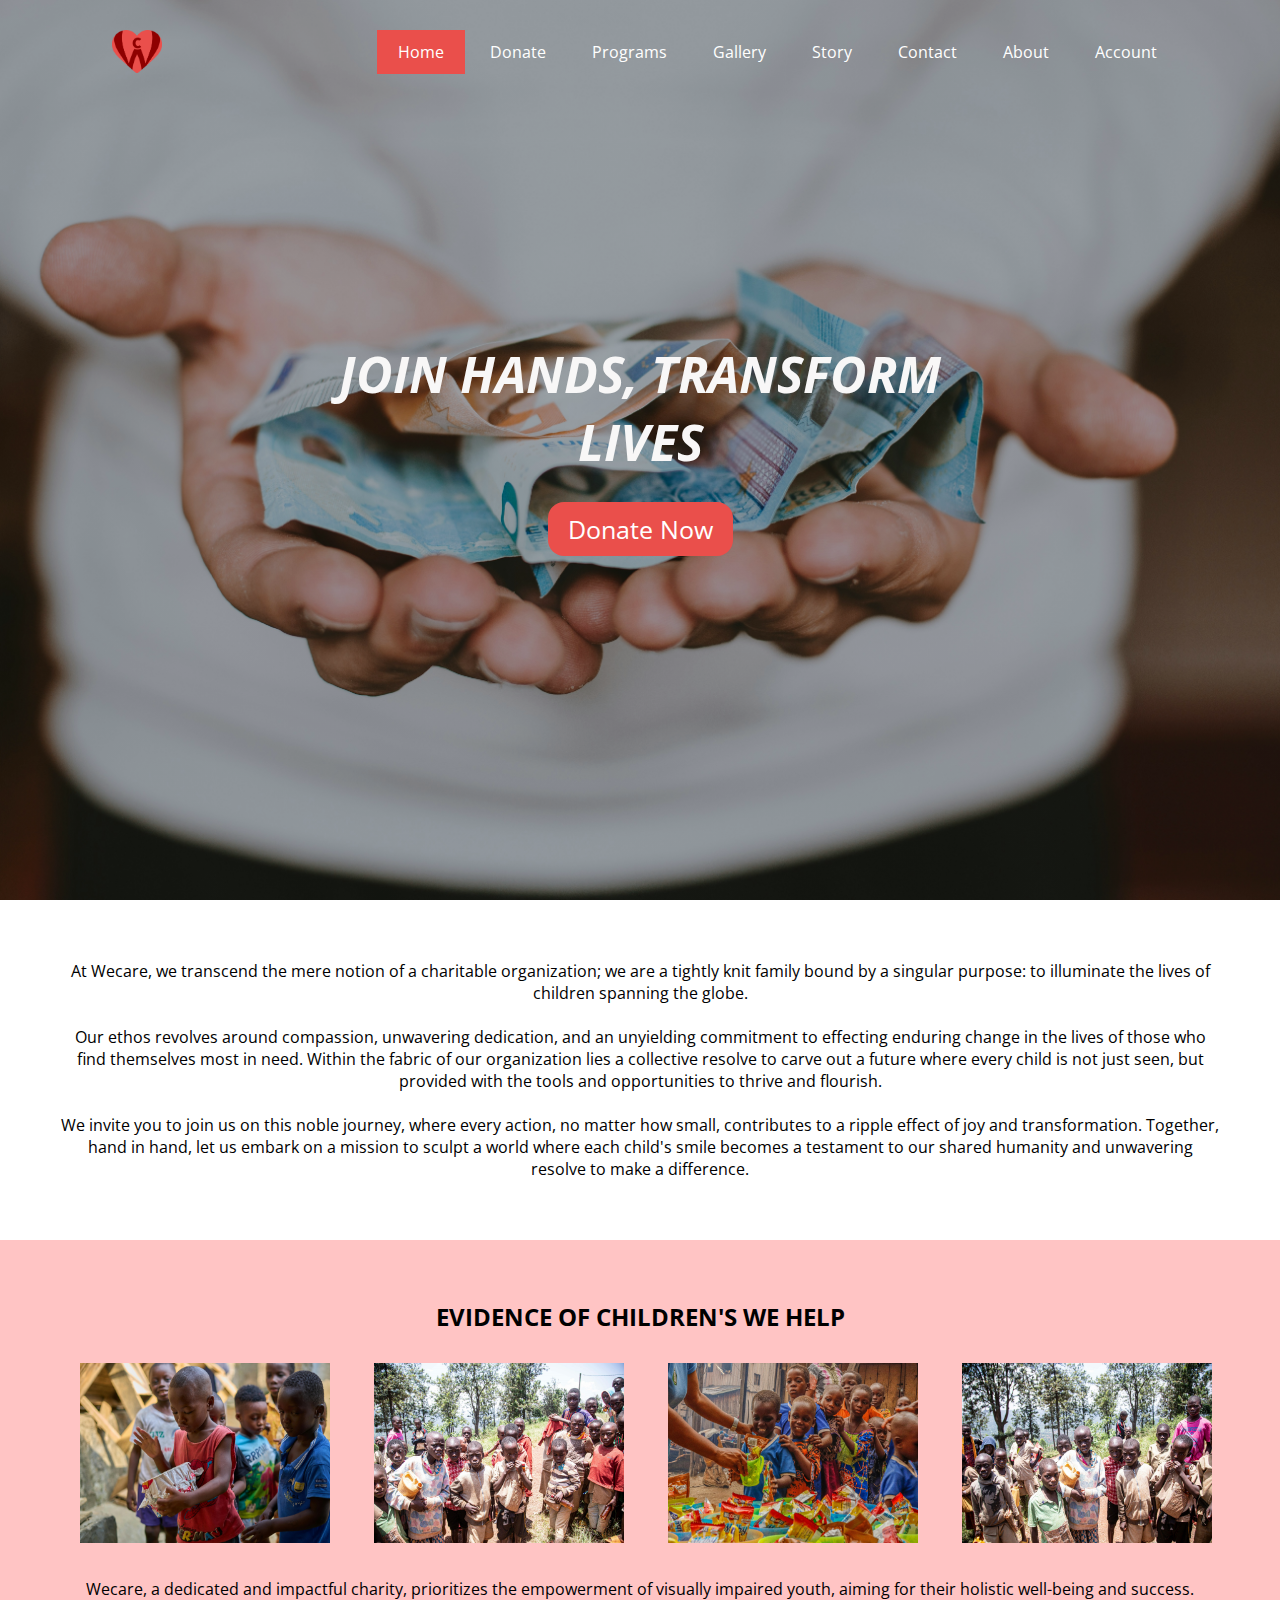
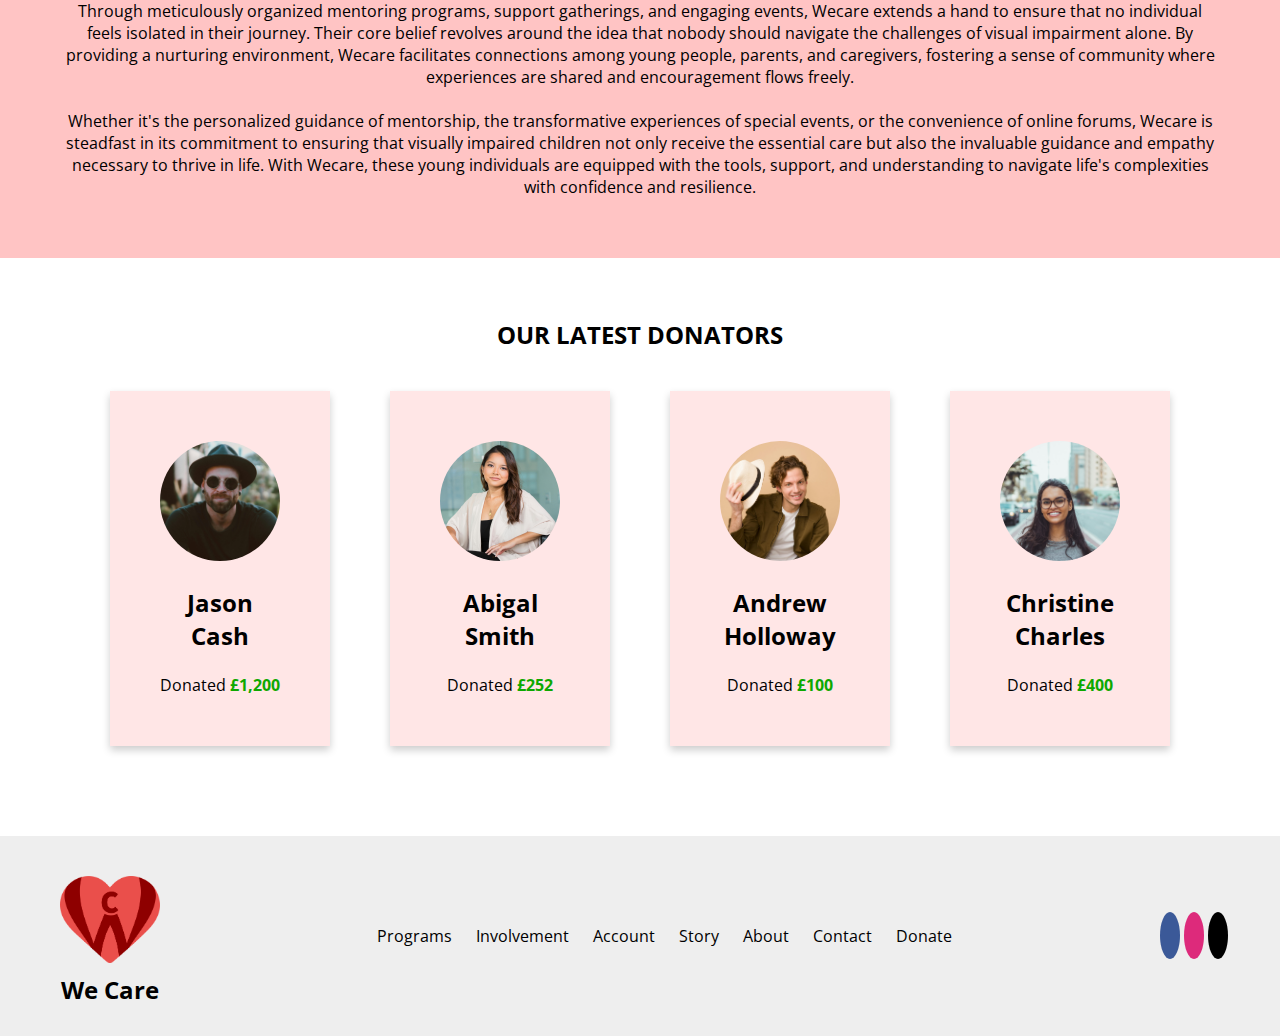
<file: index.html>
<!DOCTYPE html>
<html lang="en">
<head>
    <title>We Care</title>
    <link rel="icon" href="img/favicon.png" type="image/png">
    <link rel="stylesheet" type="text/css" href="style.css">
    <link rel="preconnect" href="https://fonts.googleapis.com">
    <link rel="preconnect" href="https://fonts.gstatic.com" crossorigin>
    <link rel="stylesheet" href="https://cdnjs.cloudflare.com/ajax/libs/font-awesome/6.5.2/css/all.min.css" integrity="sha512-SnH5WK+bZxgPHs44uWIX+LLJAJ9/2PkPKZ5QiAj6Ta86w+fsb2TkcmfRyVX3pBnMFcV7oQPJkl9QevSCWr3W6A==" crossorigin="anonymous" referrerpolicy="no-referrer" />
    <link href="https://fonts.googleapis.com/css2?family=Basic&family=Lato:ital,wght@0,100;0,300;0,400;0,700;0,900;1,100;1,300;1,400;1,700;1,900&family=Montserrat:ital,wght@0,100..900;1,100..900&family=Nunito+Sans:ital,opsz,wght@0,6..12,200..1000;1,6..12,200..1000&family=Open+Sans:ital,wght@0,300..800;1,300..800&family=Poppins:ital,wght@0,100;0,200;0,300;0,400;0,500;0,600;0,700;0,800;0,900;1,100;1,200;1,300;1,400;1,500;1,600;1,700;1,800;1,900&family=Roboto:ital,wght@0,100;0,300;0,400;0,500;0,700;0,900;1,100;1,300;1,400;1,500;1,700;1,900&display=swap" rel="stylesheet">
</head>
<body>
    <nav class="topnav" id="topNav">
        <div class="nav-logo">
            <a href="index.html"><img src="img/logo.png" alt="Logo" id="logo"></a>
        </div>
        <ul class="menu-items" id="menu-items">
            <li class="active"><a href="index.html">Home</a></li>
            <li><a href="donate.html">Donate</a></li>
            <li><a href="programs.html">Programs</a></li>
            <li><a href="gallery.html">Gallery</a></li>
            <li><a href="story.html">Story</a></li>
            <li><a href="contact.html">Contact</a></li>
            <li><a href="about.html">About</a></li>
            <li><a href="account.html">Account</a></li>
        </ul>
        <div class="menu-icon" onclick="responsiveNav()">
            <i class="fa-solid fa-bars"></i>
        </div>
    </nav>

    <div class="home-background"></div>

    <div class="call2action">
        <h1>JOIN HANDS, TRANSFORM LIVES</h1>
        <br>
        <a href="donate.html">
            <button>Donate Now</button>
        </a>
    </div>
    
    <p class="intro-section">
        At Wecare, we transcend the mere notion of a charitable organization; we are a tightly knit family bound by a singular purpose: to illuminate the lives of children spanning the globe.<br><br>Our ethos revolves around compassion, unwavering dedication, and an unyielding commitment to effecting enduring change in the lives of those who find themselves most in need. Within the fabric of our organization lies a collective resolve to carve out a future where every child is not just seen, but provided with the tools and opportunities to thrive and flourish.<br><br>We invite you to join us on this noble journey, where every action, no matter how small, contributes to a ripple effect of joy and transformation. Together, hand in hand, let us embark on a mission to sculpt a world where each child's smile becomes a testament to our shared humanity and unwavering resolve to make a difference.
    </p>

    <div class="evidence-section">
        <h2>EVIDENCE OF CHILDREN'S WE HELP</h2> 
        <div class="image-container">
            <img src="img/img1.jpg" alt="image1.jpg" width="250" height="180">
            <img src="img/img2.jpg" alt="image2.jpg" width="250" height="180">
            <img src="img/img3.jpg" alt="image3.jpg" width="250" height="180">
            <img src="img/img4.jpg" alt="image4.jpg" width="250" height="180"> 
        </div>
        <p>
            Wecare, a dedicated and impactful charity, prioritizes the empowerment of visually impaired youth, aiming for their holistic well-being and success. Through meticulously organized mentoring programs, support gatherings, and engaging events, Wecare extends a hand to ensure that no individual feels isolated in their journey. Their core belief revolves around the idea that nobody should navigate the challenges of visual impairment alone. By providing a nurturing environment, Wecare facilitates connections among young people, parents, and caregivers, fostering a sense of community where experiences are shared and encouragement flows freely.
            <br><br>
            Whether it's the personalized guidance of mentorship, the transformative experiences of special events, or the convenience of online forums, Wecare is steadfast in its commitment to ensuring that visually impaired children not only receive the essential care but also the invaluable guidance and empathy necessary to thrive in life. With Wecare, these young individuals are equipped with the tools, support, and understanding to navigate life's complexities with confidence and resilience.
        </p>
    </div>

    <div class="donations">
        <h2>OUR LATEST DONATORS</h2>
        <div class="cards">
        <div class="card">
            <img src="img/person1.jpg" alt="Jason Cash">
            <h2>Jason<br>Cash</h2>
            <br>
            <p>Donated <b>£1,200</b></p>
        </div>
        <div class="card">
            <img src="img/person2.jpg" alt="Abigal Smith">
            <h2>Abigal<br>Smith</h2>
            <br>
            <p>Donated <b>£252</b></p>
        </div>
        <div class="card">
            <img src="img/person3.jpg" alt="Andrew Holloway">
            <h2>Andrew<br>Holloway</h2>
            <br>
            <p>Donated <b>£100</b></p>
        </div>
        <div class="card">
            <img src="img/person4.jpg" alt="Christine Charles">
            <h2>Christine<br>Charles</h2>
            <br>
            <p>Donated <b>£400</b></p>
        </div>
        </div>
    </div>

    <footer>
        <div class="footer-container">
            <div class="logo">
                <a href="index.html"><img src="img/logo.png" alt="Logo"></a>
                <a href="index.html"><h2>We Care</h2></a>
            </div>
            <div class="learn-more">
                <ul>
                    <li><a href="programs.html">Programs</a></li>
                    <li><a href="involvement.html">Involvement</a></li>
                    <li><a href="account.html">Account</a></li>
                    <li><a href="story.html">Story</a></li>
                    <li><a href="about.html">About</a></li>
                    <li><a href="contact.html">Contact</a></li>
                    <li><a href="donate.html">Donate</a></li>
                </ul>
            </div>
            <div class="contact-us">
                <a href="https://www.facebook.com"><i class="fa-brands fa-facebook-f"></i></a>
                <a href="https://www.instagram.com"><i class="fa-brands fa-instagram"></i></a>
                <a href="https://www.twitter.com"><i class="fa-brands fa-x-twitter"></i></a>
            </div>
        </div>
    </footer>
    <script src="script.js"></script>
</body>
</html>
</file>
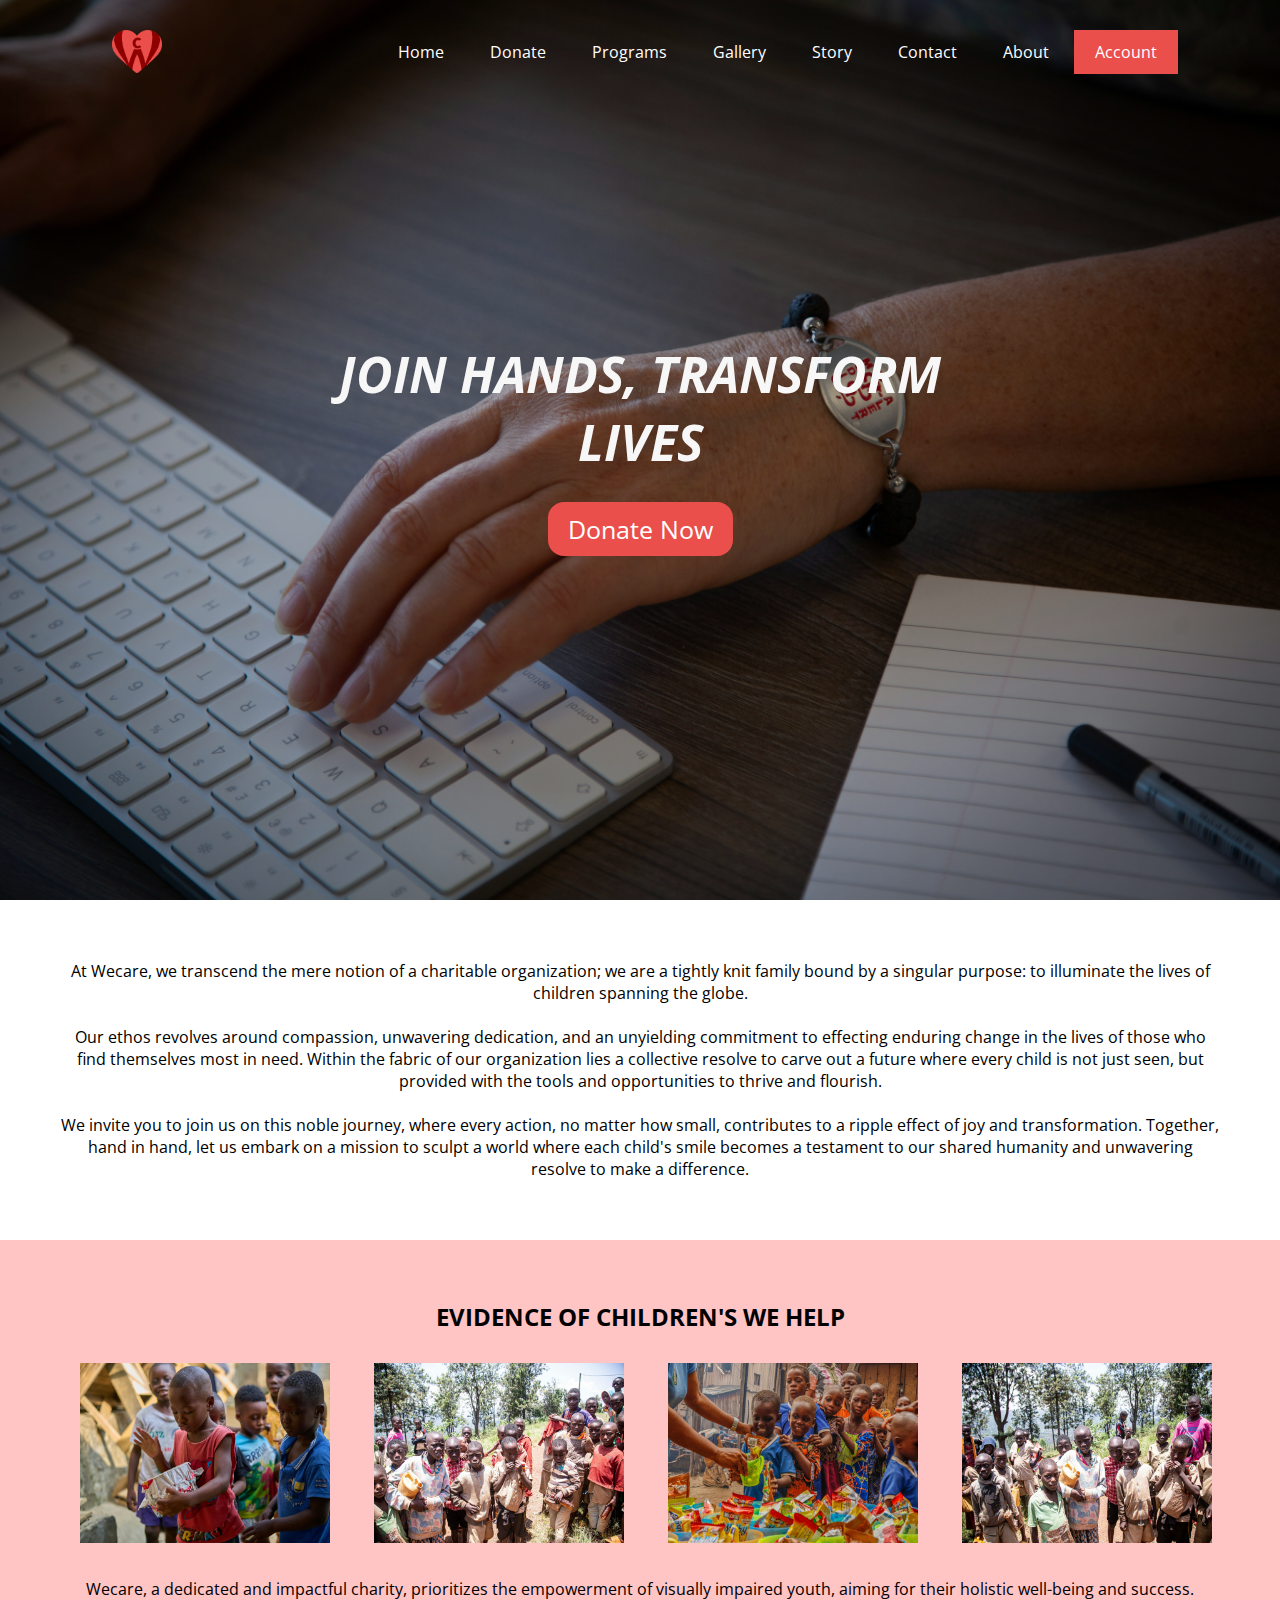
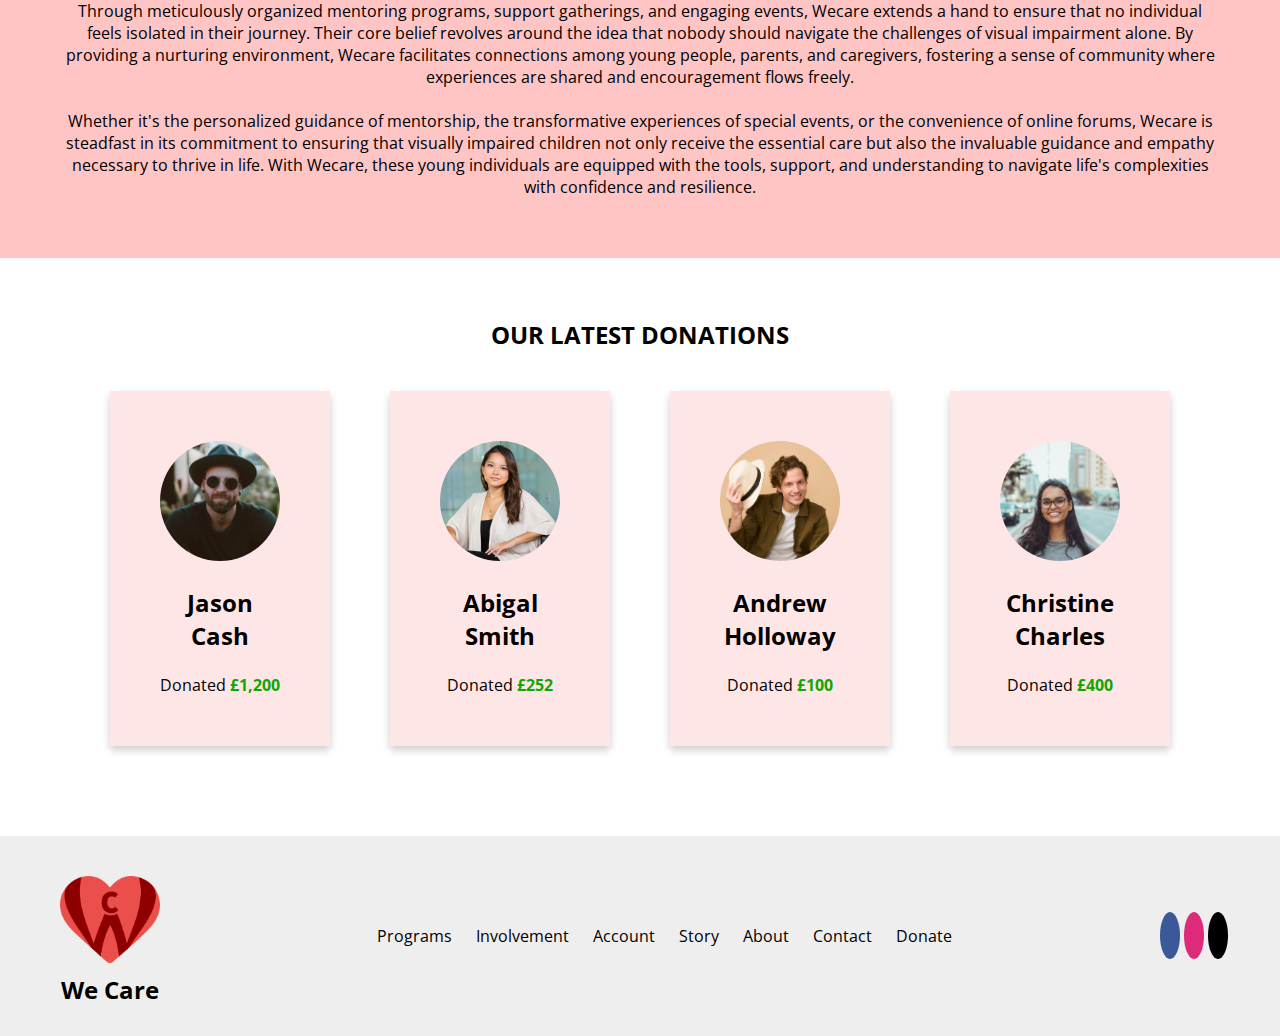
<file: account.html>
<!DOCTYPE html>
<html lang="en">
<head>
    <title>We Care</title>
    <link rel="icon" href="img/favicon.png" type="image/png">
    <link rel="stylesheet" type="text/css" href="style.css">
    <link rel="preconnect" href="https://fonts.googleapis.com">
    <link rel="preconnect" href="https://fonts.gstatic.com" crossorigin>
    <link rel="stylesheet" href="https://cdnjs.cloudflare.com/ajax/libs/font-awesome/6.5.2/css/all.min.css" integrity="sha512-SnH5WK+bZxgPHs44uWIX+LLJAJ9/2PkPKZ5QiAj6Ta86w+fsb2TkcmfRyVX3pBnMFcV7oQPJkl9QevSCWr3W6A==" crossorigin="anonymous" referrerpolicy="no-referrer" />
    <link href="https://fonts.googleapis.com/css2?family=Basic&family=Lato:ital,wght@0,100;0,300;0,400;0,700;0,900;1,100;1,300;1,400;1,700;1,900&family=Montserrat:ital,wght@0,100..900;1,100..900&family=Nunito+Sans:ital,opsz,wght@0,6..12,200..1000;1,6..12,200..1000&family=Open+Sans:ital,wght@0,300..800;1,300..800&family=Poppins:ital,wght@0,100;0,200;0,300;0,400;0,500;0,600;0,700;0,800;0,900;1,100;1,200;1,300;1,400;1,500;1,600;1,700;1,800;1,900&family=Roboto:ital,wght@0,100;0,300;0,400;0,500;0,700;0,900;1,100;1,300;1,400;1,500;1,700;1,900&display=swap" rel="stylesheet">
</head>
<body>
    <nav class="topnav" id="topNav">
        <div class="nav-logo">
            <a href="index.html"><img src="img/logo.png" alt="Logo" id="logo"></a>
        </div>
        <ul class="menu-items" id="menu-items">
            <li><a href="index.html">Home</a></li>
            <li><a href="donate.html">Donate</a></li>
            <li><a href="programs.html">Programs</a></li>
            <li><a href="gallery.html">Gallery</a></li>
            <li><a href="story.html">Story</a></li>
            <li><a href="contact.html">Contact</a></li>
            <li><a href="about.html">About</a></li>
            <li class="active"><a href="account.html">Account</a></li>
        </ul>
        <div class="menu-icon" onclick="responsiveNav()">
            <i class="fa-solid fa-bars"></i>
        </div>
    </nav>

    <div class="account-background"></div>

    <div class="call2action">
        <h1>JOIN HANDS, TRANSFORM LIVES</h1>
        <br>
        <button>Donate Now</button>
    </div>
    
    <p class="intro-section">
        At Wecare, we transcend the mere notion of a charitable organization; we are a tightly knit family bound by a singular purpose: to illuminate the lives of children spanning the globe.<br><br>Our ethos revolves around compassion, unwavering dedication, and an unyielding commitment to effecting enduring change in the lives of those who find themselves most in need. Within the fabric of our organization lies a collective resolve to carve out a future where every child is not just seen, but provided with the tools and opportunities to thrive and flourish.<br><br>We invite you to join us on this noble journey, where every action, no matter how small, contributes to a ripple effect of joy and transformation. Together, hand in hand, let us embark on a mission to sculpt a world where each child's smile becomes a testament to our shared humanity and unwavering resolve to make a difference.
    </p>

    <div class="evidence-section">
        <h2>EVIDENCE OF CHILDREN'S WE HELP</h2> 
        <div class="image-container">
            <img src="img/img1.jpg" alt="image1.jpg" width="250" height="180">
            <img src="img/img2.jpg" alt="image2.jpg" width="250" height="180">
            <img src="img/img3.jpg" alt="image3.jpg" width="250" height="180">
            <img src="img/img4.jpg" alt="image4.jpg" width="250" height="180"> 
        </div>
        <p>
            Wecare, a dedicated and impactful charity, prioritizes the empowerment of visually impaired youth, aiming for their holistic well-being and success. Through meticulously organized mentoring programs, support gatherings, and engaging events, Wecare extends a hand to ensure that no individual feels isolated in their journey. Their core belief revolves around the idea that nobody should navigate the challenges of visual impairment alone. By providing a nurturing environment, Wecare facilitates connections among young people, parents, and caregivers, fostering a sense of community where experiences are shared and encouragement flows freely.
            <br><br>
            Whether it's the personalized guidance of mentorship, the transformative experiences of special events, or the convenience of online forums, Wecare is steadfast in its commitment to ensuring that visually impaired children not only receive the essential care but also the invaluable guidance and empathy necessary to thrive in life. With Wecare, these young individuals are equipped with the tools, support, and understanding to navigate life's complexities with confidence and resilience.
        </p>
    </div>

    <div class="donations">
        <h2>OUR LATEST DONATIONS</h2>
        <div class="cards">
        <div class="card">
            <img src="img/person1.jpg" alt="Jason Cash">
            <h2>Jason<br>Cash</h2>
            <br>
            <p>Donated <b>£1,200</b></p>
        </div>
        <div class="card">
            <img src="img/person2.jpg" alt="Abigal Smith">
            <h2>Abigal<br>Smith</h2>
            <br>
            <p>Donated <b>£252</b></p>
        </div>
        <div class="card">
            <img src="img/person3.jpg" alt="Andrew Holloway">
            <h2>Andrew<br>Holloway</h2>
            <br>
            <p>Donated <b>£100</b></p>
        </div>
        <div class="card">
            <img src="img/person4.jpg" alt="Christine Charles">
            <h2>Christine<br>Charles</h2>
            <br>
            <p>Donated <b>£400</b></p>
        </div>
        </div>
    </div>

    <footer>
        <div class="footer-container">
            <div class="logo">
                <a href="index.html"><img src="img/logo.png" alt="Logo"></a>
                <a href="index.html"><h2>We Care</h2></a>
            </div>
            <div class="learn-more">
                <ul>
                    <li><a href="programs.html">Programs</a></li>
                    <li><a href="involvement.html">Involvement</a></li>
                    <li><a href="account.html">Account</a></li>
                    <li><a href="story.html">Story</a></li>
                    <li><a href="about.html">About</a></li>
                    <li><a href="contact.html">Contact</a></li>
                    <li><a href="donate.html">Donate</a></li>
                </ul>
            </div>
            <div class="contact-us">
                <a href="https://www.facebook.com"><i class="fa-brands fa-facebook-f"></i></a>
                <a href="https://www.instagram.com"><i class="fa-brands fa-instagram"></i></a>
                <a href="https://www.twitter.com"><i class="fa-brands fa-x-twitter"></i></a>
            </div>
        </div>
    </footer>
    <script src="script.js"></script>
</body>
</html>
</file>
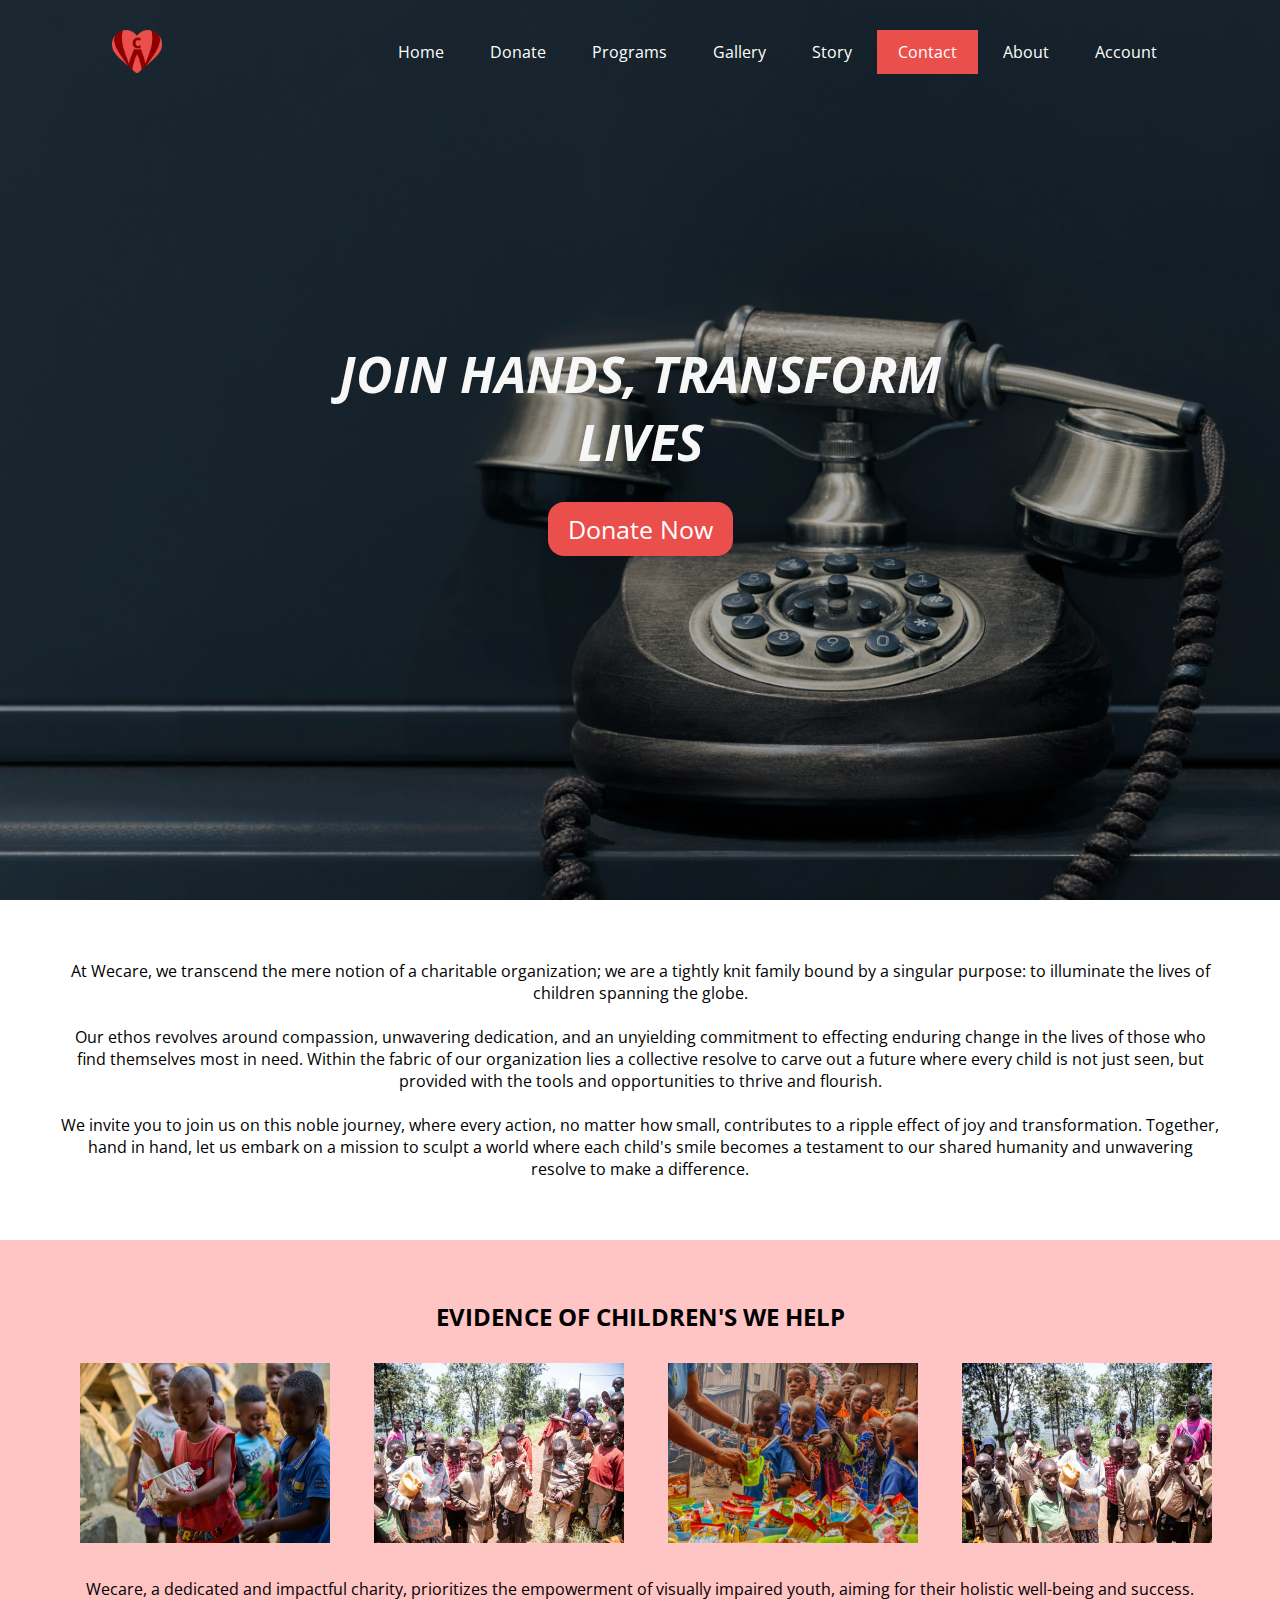
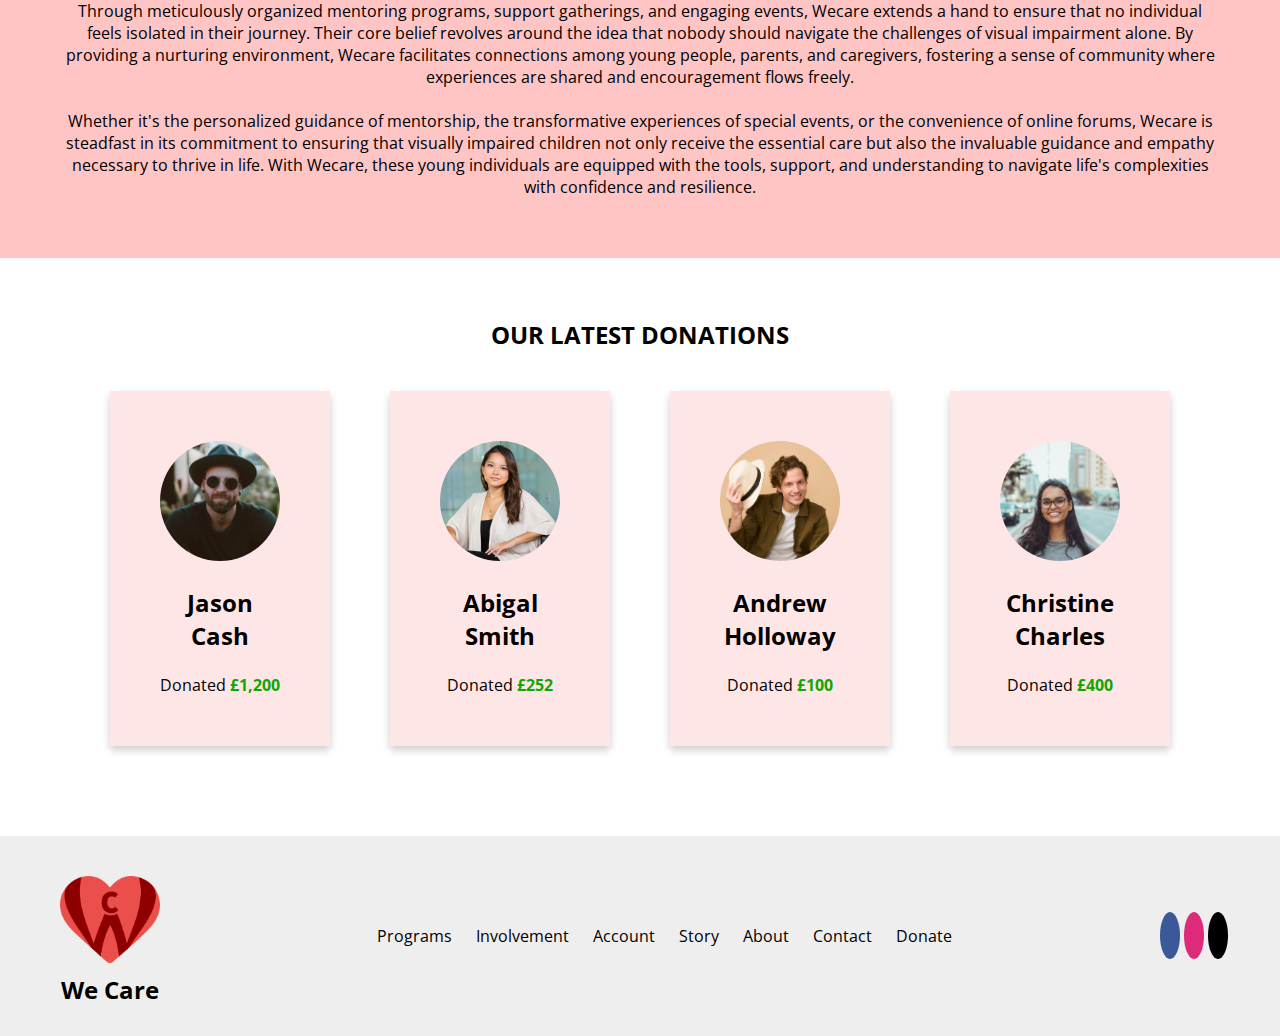
<file: contact.html>
<!DOCTYPE html>
<html lang="en">
<head>
    <title>We Care</title>
    <link rel="icon" href="img/favicon.png" type="image/png">
    <link rel="stylesheet" type="text/css" href="style.css">
    <link rel="preconnect" href="https://fonts.googleapis.com">
    <link rel="preconnect" href="https://fonts.gstatic.com" crossorigin>
    <link rel="stylesheet" href="https://cdnjs.cloudflare.com/ajax/libs/font-awesome/6.5.2/css/all.min.css" integrity="sha512-SnH5WK+bZxgPHs44uWIX+LLJAJ9/2PkPKZ5QiAj6Ta86w+fsb2TkcmfRyVX3pBnMFcV7oQPJkl9QevSCWr3W6A==" crossorigin="anonymous" referrerpolicy="no-referrer" />
    <link href="https://fonts.googleapis.com/css2?family=Basic&family=Lato:ital,wght@0,100;0,300;0,400;0,700;0,900;1,100;1,300;1,400;1,700;1,900&family=Montserrat:ital,wght@0,100..900;1,100..900&family=Nunito+Sans:ital,opsz,wght@0,6..12,200..1000;1,6..12,200..1000&family=Open+Sans:ital,wght@0,300..800;1,300..800&family=Poppins:ital,wght@0,100;0,200;0,300;0,400;0,500;0,600;0,700;0,800;0,900;1,100;1,200;1,300;1,400;1,500;1,600;1,700;1,800;1,900&family=Roboto:ital,wght@0,100;0,300;0,400;0,500;0,700;0,900;1,100;1,300;1,400;1,500;1,700;1,900&display=swap" rel="stylesheet">
</head>
<body>
    <nav class="topnav" id="topNav">
        <div class="nav-logo">
            <a href="index.html"><img src="img/logo.png" alt="Logo" id="logo"></a>
        </div>
        <ul class="menu-items" id="menu-items">
            <li><a href="index.html">Home</a></li>
            <li><a href="donate.html">Donate</a></li>
            <li><a href="programs.html">Programs</a></li>
            <li><a href="gallery.html">Gallery</a></li>
            <li><a href="story.html">Story</a></li>
            <li class="active"><a href="contact.html">Contact</a></li>
            <li><a href="about.html">About</a></li>
            <li><a href="account.html">Account</a></li>
        </ul>
        <div class="menu-icon" onclick="responsiveNav()">
            <i class="fa-solid fa-bars"></i>
        </div>
    </nav>

    <div class="contact-background"></div>

    <div class="call2action">
        <h1>JOIN HANDS, TRANSFORM LIVES</h1>
        <br>
        <button>Donate Now</button>
    </div>
    
    <p class="intro-section">
        At Wecare, we transcend the mere notion of a charitable organization; we are a tightly knit family bound by a singular purpose: to illuminate the lives of children spanning the globe.<br><br>Our ethos revolves around compassion, unwavering dedication, and an unyielding commitment to effecting enduring change in the lives of those who find themselves most in need. Within the fabric of our organization lies a collective resolve to carve out a future where every child is not just seen, but provided with the tools and opportunities to thrive and flourish.<br><br>We invite you to join us on this noble journey, where every action, no matter how small, contributes to a ripple effect of joy and transformation. Together, hand in hand, let us embark on a mission to sculpt a world where each child's smile becomes a testament to our shared humanity and unwavering resolve to make a difference.
    </p>

    <div class="evidence-section">
        <h2>EVIDENCE OF CHILDREN'S WE HELP</h2> 
        <div class="image-container">
            <img src="img/img1.jpg" alt="image1.jpg" width="250" height="180">
            <img src="img/img2.jpg" alt="image2.jpg" width="250" height="180">
            <img src="img/img3.jpg" alt="image3.jpg" width="250" height="180">
            <img src="img/img4.jpg" alt="image4.jpg" width="250" height="180"> 
        </div>
        <p>
            Wecare, a dedicated and impactful charity, prioritizes the empowerment of visually impaired youth, aiming for their holistic well-being and success. Through meticulously organized mentoring programs, support gatherings, and engaging events, Wecare extends a hand to ensure that no individual feels isolated in their journey. Their core belief revolves around the idea that nobody should navigate the challenges of visual impairment alone. By providing a nurturing environment, Wecare facilitates connections among young people, parents, and caregivers, fostering a sense of community where experiences are shared and encouragement flows freely.
            <br><br>
            Whether it's the personalized guidance of mentorship, the transformative experiences of special events, or the convenience of online forums, Wecare is steadfast in its commitment to ensuring that visually impaired children not only receive the essential care but also the invaluable guidance and empathy necessary to thrive in life. With Wecare, these young individuals are equipped with the tools, support, and understanding to navigate life's complexities with confidence and resilience.
        </p>
    </div>

    <div class="donations">
        <h2>OUR LATEST DONATIONS</h2>
        <div class="cards">
        <div class="card">
            <img src="img/person1.jpg" alt="Jason Cash">
            <h2>Jason<br>Cash</h2>
            <br>
            <p>Donated <b>£1,200</b></p>
        </div>
        <div class="card">
            <img src="img/person2.jpg" alt="Abigal Smith">
            <h2>Abigal<br>Smith</h2>
            <br>
            <p>Donated <b>£252</b></p>
        </div>
        <div class="card">
            <img src="img/person3.jpg" alt="Andrew Holloway">
            <h2>Andrew<br>Holloway</h2>
            <br>
            <p>Donated <b>£100</b></p>
        </div>
        <div class="card">
            <img src="img/person4.jpg" alt="Christine Charles">
            <h2>Christine<br>Charles</h2>
            <br>
            <p>Donated <b>£400</b></p>
        </div>
        </div>
    </div>

    <footer>
        <div class="footer-container">
            <div class="logo">
                <a href="index.html"><img src="img/logo.png" alt="Logo"></a>
                <a href="index.html"><h2>We Care</h2></a>
            </div>
            <div class="learn-more">
                <ul>
                    <li><a href="programs.html">Programs</a></li>
                    <li><a href="involvement.html">Involvement</a></li>
                    <li><a href="account.html">Account</a></li>
                    <li><a href="story.html">Story</a></li>
                    <li><a href="about.html">About</a></li>
                    <li><a href="contact.html">Contact</a></li>
                    <li><a href="donate.html">Donate</a></li>
                </ul>
            </div>
            <div class="contact-us">
                <a href="https://www.facebook.com"><i class="fa-brands fa-facebook-f"></i></a>
                <a href="https://www.instagram.com"><i class="fa-brands fa-instagram"></i></a>
                <a href="https://www.twitter.com"><i class="fa-brands fa-x-twitter"></i></a>
            </div>
        </div>
    </footer>
    <script src="script.js"></script>
</body>
</html>
</file>
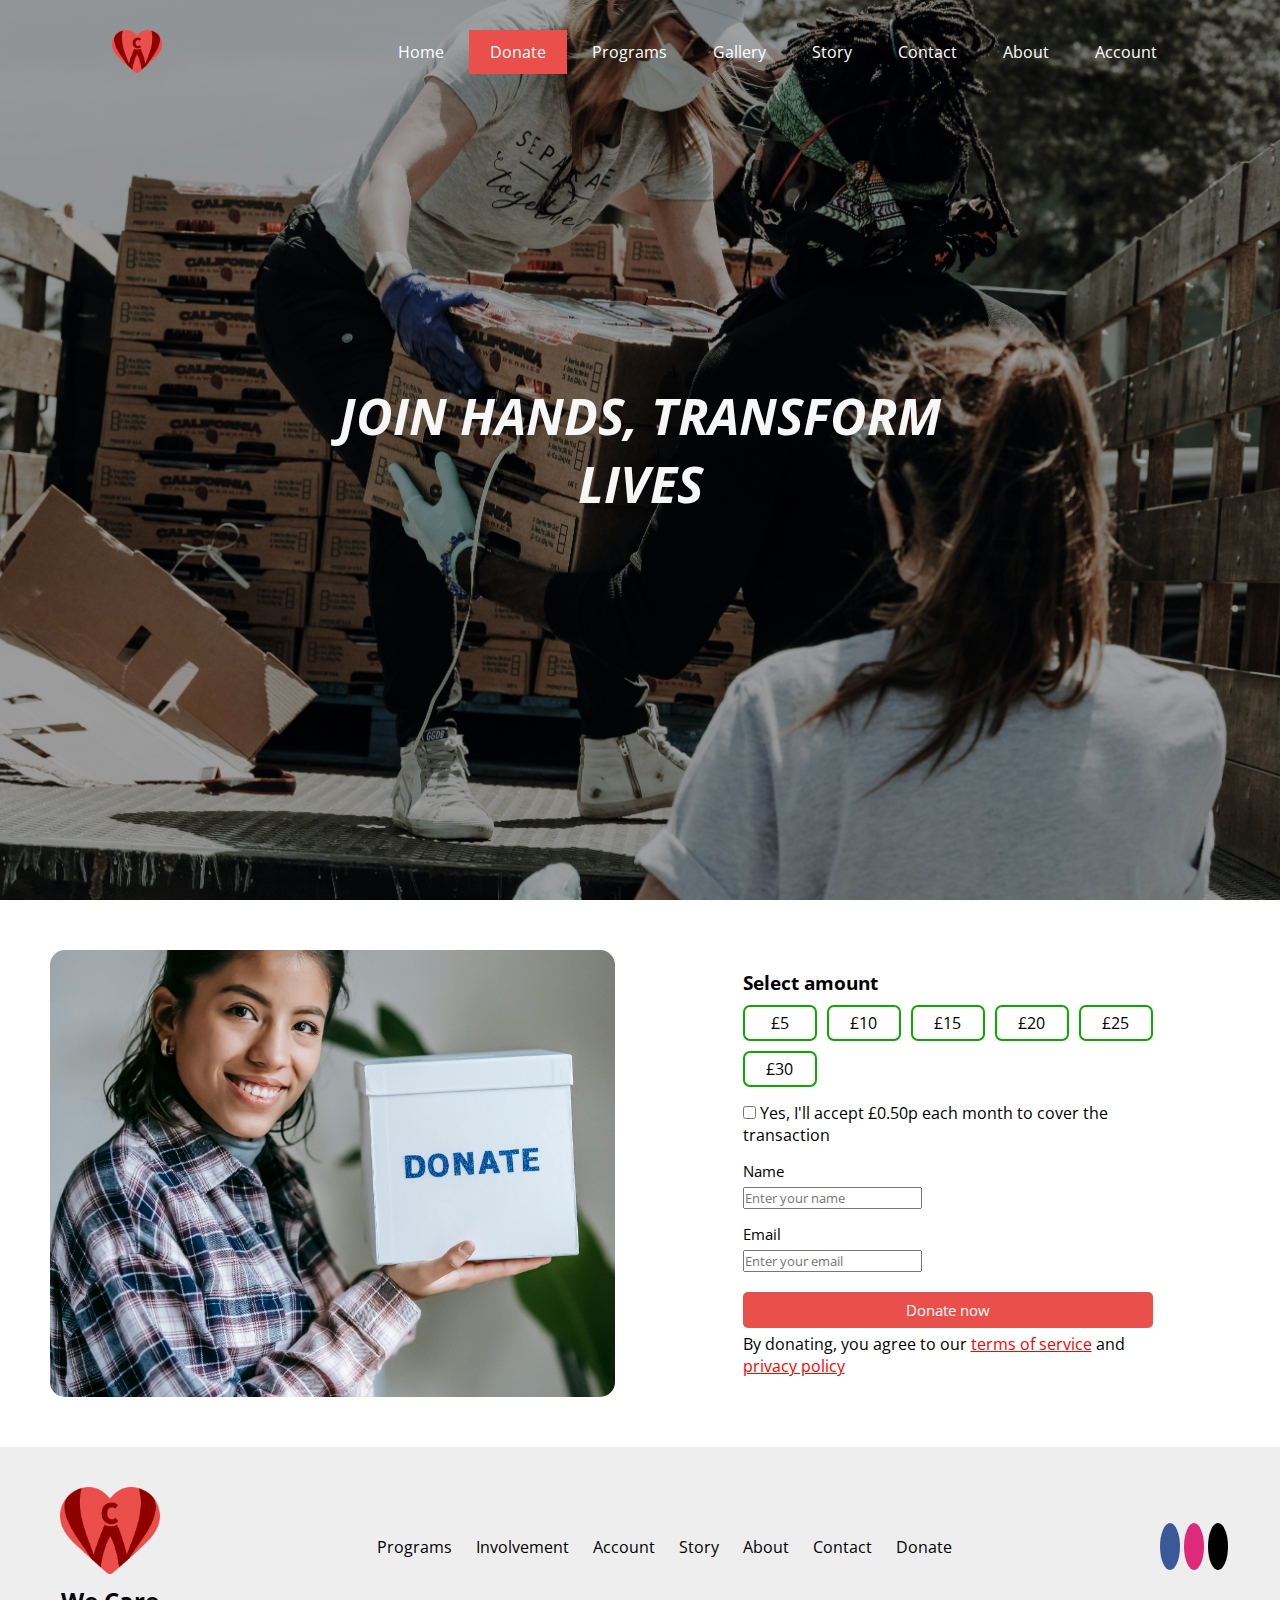
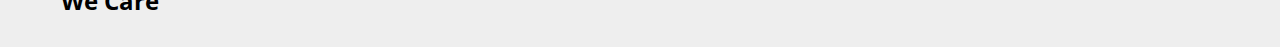
<file: donate.html>
<!DOCTYPE html>
<html lang="en">
<head>
    <title>We Care</title>
    <link rel="icon" href="img/favicon.png" type="image/png">
    <link rel="stylesheet" type="text/css" href="style.css">
    <link rel="preconnect" href="https://fonts.googleapis.com">
    <link rel="preconnect" href="https://fonts.gstatic.com" crossorigin>
    <link rel="stylesheet" href="https://cdnjs.cloudflare.com/ajax/libs/font-awesome/6.5.2/css/all.min.css" integrity="sha512-SnH5WK+bZxgPHs44uWIX+LLJAJ9/2PkPKZ5QiAj6Ta86w+fsb2TkcmfRyVX3pBnMFcV7oQPJkl9QevSCWr3W6A==" crossorigin="anonymous" referrerpolicy="no-referrer" />
    <link href="https://fonts.googleapis.com/css2?family=Basic&family=Lato:ital,wght@0,100;0,300;0,400;0,700;0,900;1,100;1,300;1,400;1,700;1,900&family=Montserrat:ital,wght@0,100..900;1,100..900&family=Nunito+Sans:ital,opsz,wght@0,6..12,200..1000;1,6..12,200..1000&family=Open+Sans:ital,wght@0,300..800;1,300..800&family=Poppins:ital,wght@0,100;0,200;0,300;0,400;0,500;0,600;0,700;0,800;0,900;1,100;1,200;1,300;1,400;1,500;1,600;1,700;1,800;1,900&family=Roboto:ital,wght@0,100;0,300;0,400;0,500;0,700;0,900;1,100;1,300;1,400;1,500;1,700;1,900&display=swap" rel="stylesheet">
</head>
<body>
    <nav class="topnav" id="topNav">
        <div class="nav-logo">
            <a href="index.html"><img src="img/logo.png" alt="Logo" id="logo"></a>
        </div>
        <ul class="menu-items" id="menu-items">
            <li><a href="index.html">Home</a></li>
            <li class="active"><a href="donate.html">Donate</a></li>
            <li><a href="programs.html">Programs</a></li>
            <li><a href="gallery.html">Gallery</a></li>
            <li><a href="story.html">Story</a></li>
            <li><a href="contact.html">Contact</a></li>
            <li><a href="about.html">About</a></li>
            <li><a href="account.html">Account</a></li>
        </ul>
        <div class="menu-icon" onclick="responsiveNav()">
            <i class="fa-solid fa-bars"></i>
        </div>
    </nav>

    <div class="donate-background"></div>

    <div class="call2action">
        <h1>JOIN HANDS, TRANSFORM LIVES</h1>
    </div>
    
    <div class="donation-form-section">
        <div class="image"></div>
        <div class="form-container">
            <div class="donation-form">
                <!-- <h3>Select gift frenquency</h3>
                <div class="frequency">
                    <span>Monthly</span>
                    <span>Onetime</span>
                </div> -->
                <h3>Select amount</h3>
                <div class="amount-container">
                    <span class="amount">£5</span>
                    <span class="amount">£10</span>
                    <span class="amount">£15</span>
                    <span class="amount">£20</span>
                    <span class="amount">£25</span>
                    <span class="amount">£30</span>
                </div>

                <div class="confirm">
                    <input type="checkbox" name="checkbox">
                    <span>Yes, I'll accept £0.50p each month to cover the transaction</span>
                </div>

                <div class="donor">
                    <p>Name</p>
                    <input type="text" name="Name" placeholder="Enter your name">
                    <p>Email</p>
                    <input type="text" name="Email" placeholder="Enter your email">
                </div>
                
                <!-- <p>Give in honor to another person</p> -->
                <button>Donate now</button>
                <p>By donating, you agree to our <span class="link">terms of service</span> and <span class="link"> privacy policy</span></p>
            </div>
        </div>
    </div>  
    
    <footer>
        <div class="footer-container">
            <div class="logo">
                <a href="index.html"><img src="img/logo.png" alt="Logo"></a>
                <a href="index.html"><h2>We Care</h2></a>
            </div>

            <div class="learn-more">
                <ul>
                    <li><a href="programs.html">Programs</a></li>
                    <li><a href="involvement.html">Involvement</a></li>
                    <li><a href="account.html">Account</a></li>
                    <li><a href="story.html">Story</a></li>
                    <li><a href="about.html">About</a></li>
                    <li><a href="contact.html">Contact</a></li>
                    <li><a href="donate.html">Donate</a></li>
                </ul>
            </div>
                        
            <div class="contact-us">
                <a href="https://www.facebook.com"><i class="fa-brands fa-facebook-f"></i></a>
                <a href="https://www.instagram.com"><i class="fa-brands fa-instagram"></i></a>
                <a href="https://www.twitter.com"><i class="fa-brands fa-x-twitter"></i></a>
            </div>
        </div>
    </footer>
    <script src="script.js"></script>
</body>
</html>
</file>
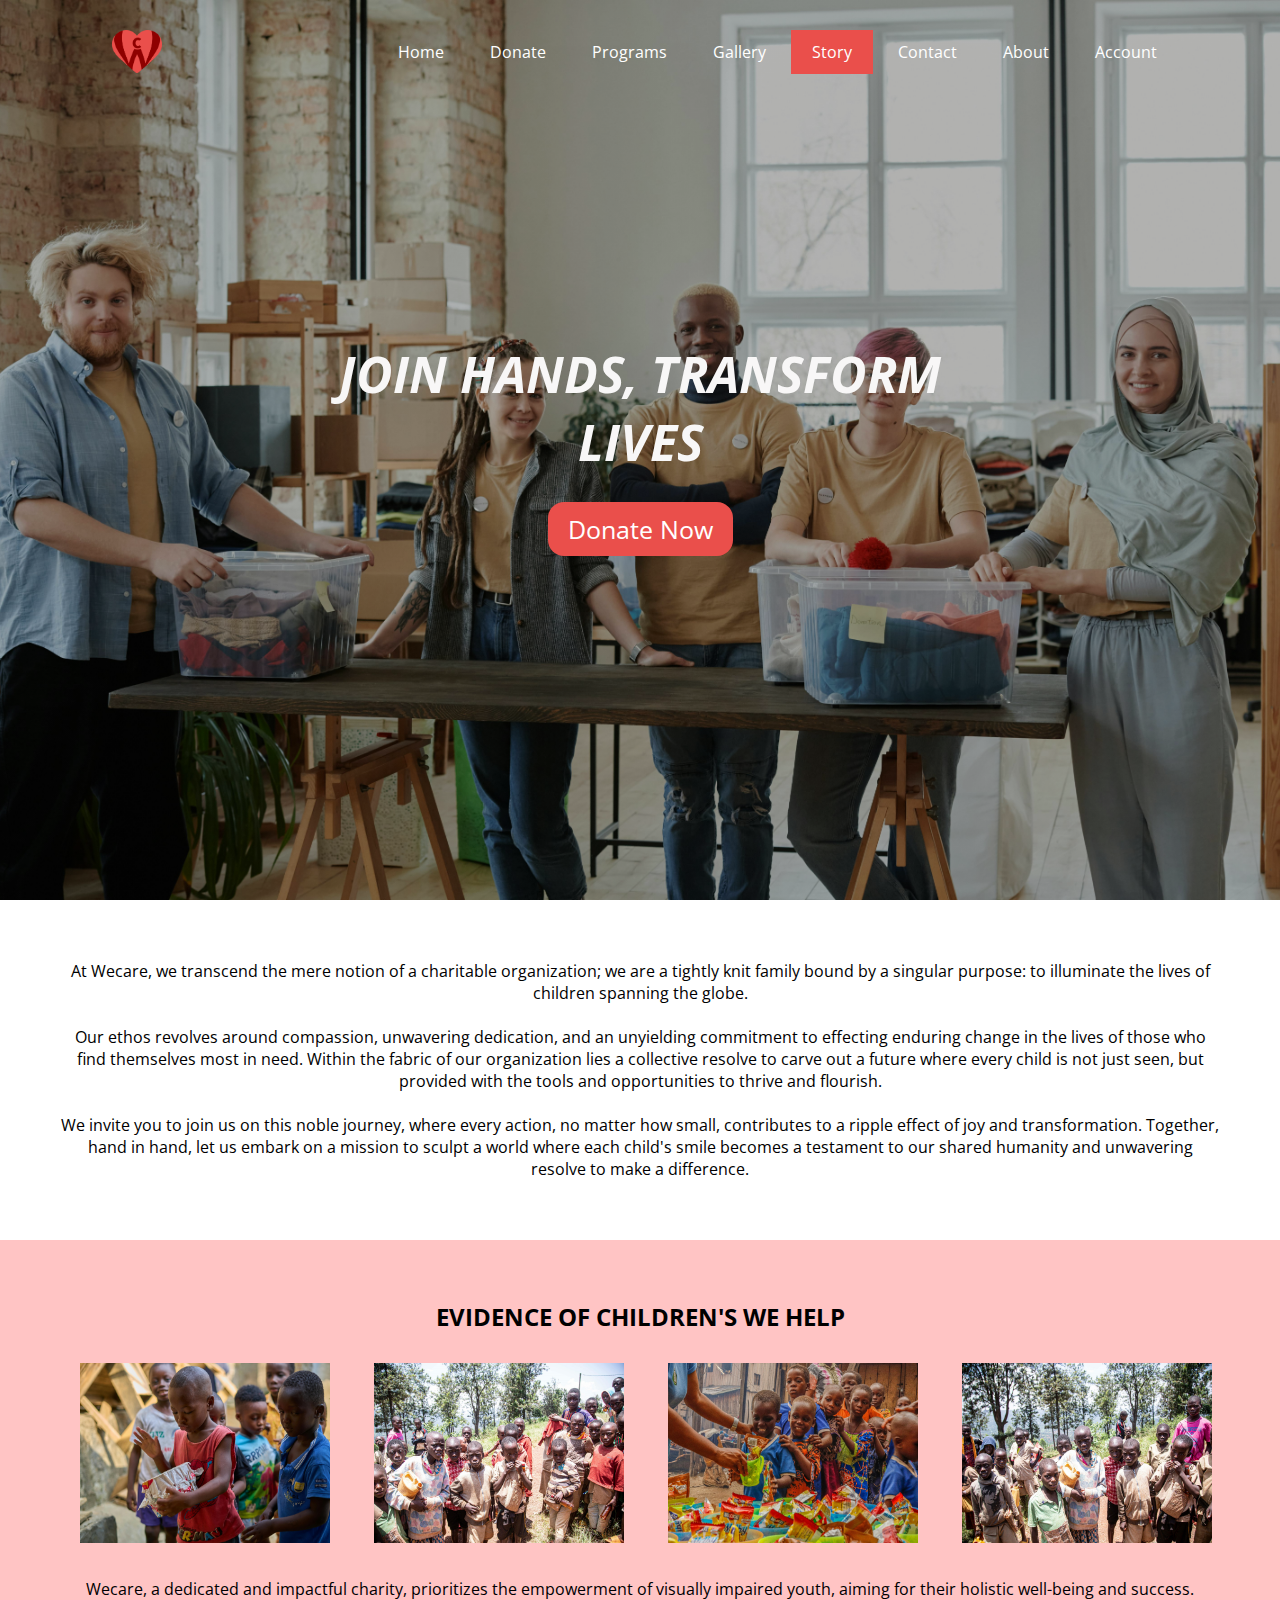
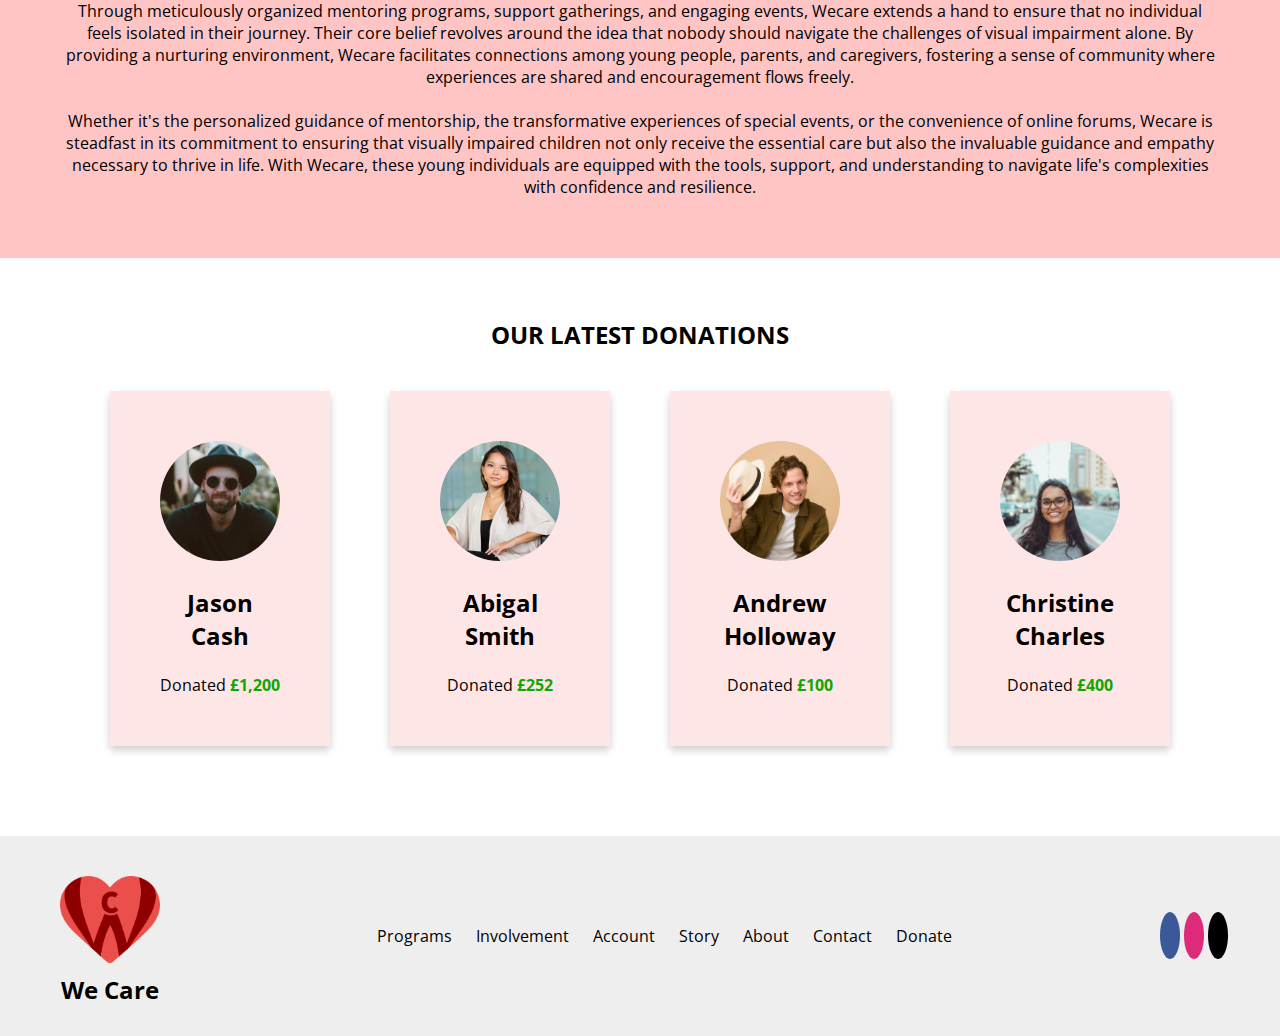
<file: story.html>
<!DOCTYPE html>
<html lang="en">
<head>
    <title>We Care</title>
    <link rel="icon" href="img/favicon.png" type="image/png">
    <link rel="stylesheet" type="text/css" href="style.css">
    <link rel="preconnect" href="https://fonts.googleapis.com">
    <link rel="preconnect" href="https://fonts.gstatic.com" crossorigin>
    <link rel="stylesheet" href="https://cdnjs.cloudflare.com/ajax/libs/font-awesome/6.5.2/css/all.min.css" integrity="sha512-SnH5WK+bZxgPHs44uWIX+LLJAJ9/2PkPKZ5QiAj6Ta86w+fsb2TkcmfRyVX3pBnMFcV7oQPJkl9QevSCWr3W6A==" crossorigin="anonymous" referrerpolicy="no-referrer" />
    <link href="https://fonts.googleapis.com/css2?family=Basic&family=Lato:ital,wght@0,100;0,300;0,400;0,700;0,900;1,100;1,300;1,400;1,700;1,900&family=Montserrat:ital,wght@0,100..900;1,100..900&family=Nunito+Sans:ital,opsz,wght@0,6..12,200..1000;1,6..12,200..1000&family=Open+Sans:ital,wght@0,300..800;1,300..800&family=Poppins:ital,wght@0,100;0,200;0,300;0,400;0,500;0,600;0,700;0,800;0,900;1,100;1,200;1,300;1,400;1,500;1,600;1,700;1,800;1,900&family=Roboto:ital,wght@0,100;0,300;0,400;0,500;0,700;0,900;1,100;1,300;1,400;1,500;1,700;1,900&display=swap" rel="stylesheet">
</head>
<body>
    <nav class="topnav" id="topNav">
        <div class="nav-logo">
            <a href="index.html"><img src="img/logo.png" alt="Logo" id="logo"></a>
        </div>
        <ul class="menu-items" id="menu-items">
            <li><a href="index.html">Home</a></li>
            <li><a href="donate.html">Donate</a></li>
            <li><a href="programs.html">Programs</a></li>
            <li><a href="gallery.html">Gallery</a></li>
            <li class="active"><a href="story.html">Story</a></li>
            <li><a href="contact.html">Contact</a></li>
            <li><a href="about.html">About</a></li>
            <li><a href="account.html">Account</a></li>
        </ul>
        <div class="menu-icon" onclick="responsiveNav()">
            <i class="fa-solid fa-bars"></i>
        </div>
    </nav>

    <div class="story-background"></div>

    <div class="call2action">
        <h1>JOIN HANDS, TRANSFORM LIVES</h1>
        <br>
        <button>Donate Now</button>
    </div>
    
    <p class="intro-section">
        At Wecare, we transcend the mere notion of a charitable organization; we are a tightly knit family bound by a singular purpose: to illuminate the lives of children spanning the globe.<br><br>Our ethos revolves around compassion, unwavering dedication, and an unyielding commitment to effecting enduring change in the lives of those who find themselves most in need. Within the fabric of our organization lies a collective resolve to carve out a future where every child is not just seen, but provided with the tools and opportunities to thrive and flourish.<br><br>We invite you to join us on this noble journey, where every action, no matter how small, contributes to a ripple effect of joy and transformation. Together, hand in hand, let us embark on a mission to sculpt a world where each child's smile becomes a testament to our shared humanity and unwavering resolve to make a difference.
    </p>

    <div class="evidence-section">
        <h2>EVIDENCE OF CHILDREN'S WE HELP</h2> 
        <div class="image-container">
            <img src="img/img1.jpg" alt="image1.jpg" width="250" height="180">
            <img src="img/img2.jpg" alt="image2.jpg" width="250" height="180">
            <img src="img/img3.jpg" alt="image3.jpg" width="250" height="180">
            <img src="img/img4.jpg" alt="image4.jpg" width="250" height="180"> 
        </div>
        <p>
            Wecare, a dedicated and impactful charity, prioritizes the empowerment of visually impaired youth, aiming for their holistic well-being and success. Through meticulously organized mentoring programs, support gatherings, and engaging events, Wecare extends a hand to ensure that no individual feels isolated in their journey. Their core belief revolves around the idea that nobody should navigate the challenges of visual impairment alone. By providing a nurturing environment, Wecare facilitates connections among young people, parents, and caregivers, fostering a sense of community where experiences are shared and encouragement flows freely.
            <br><br>
            Whether it's the personalized guidance of mentorship, the transformative experiences of special events, or the convenience of online forums, Wecare is steadfast in its commitment to ensuring that visually impaired children not only receive the essential care but also the invaluable guidance and empathy necessary to thrive in life. With Wecare, these young individuals are equipped with the tools, support, and understanding to navigate life's complexities with confidence and resilience.
        </p>
    </div>

    <div class="donations">
        <h2>OUR LATEST DONATIONS</h2>
        <div class="cards">
        <div class="card">
            <img src="img/person1.jpg" alt="Jason Cash">
            <h2>Jason<br>Cash</h2>
            <br>
            <p>Donated <b>£1,200</b></p>
        </div>
        <div class="card">
            <img src="img/person2.jpg" alt="Abigal Smith">
            <h2>Abigal<br>Smith</h2>
            <br>
            <p>Donated <b>£252</b></p>
        </div>
        <div class="card">
            <img src="img/person3.jpg" alt="Andrew Holloway">
            <h2>Andrew<br>Holloway</h2>
            <br>
            <p>Donated <b>£100</b></p>
        </div>
        <div class="card">
            <img src="img/person4.jpg" alt="Christine Charles">
            <h2>Christine<br>Charles</h2>
            <br>
            <p>Donated <b>£400</b></p>
        </div>
        </div>
    </div>

    <footer>
        <div class="footer-container">
            <div class="logo">
                <a href="index.html"><img src="img/logo.png" alt="Logo"></a>
                <a href="index.html"><h2>We Care</h2></a>
            </div>
            <div class="learn-more">
                <ul>
                    <li><a href="programs.html">Programs</a></li>
                    <li><a href="involvement.html">Involvement</a></li>
                    <li><a href="account.html">Account</a></li>
                    <li><a href="story.html">Story</a></li>
                    <li><a href="about.html">About</a></li>
                    <li><a href="contact.html">Contact</a></li>
                    <li><a href="donate.html">Donate</a></li>
                </ul>
            </div>
            <div class="contact-us">
                <a href="https://www.facebook.com"><i class="fa-brands fa-facebook-f"></i></a>
                <a href="https://www.instagram.com"><i class="fa-brands fa-instagram"></i></a>
                <a href="https://www.twitter.com"><i class="fa-brands fa-x-twitter"></i></a>
            </div>
        </div>
    </footer>
    <script src="script.js"></script>
</body>
</html>
</file>
<file: style.css>
* {
    margin: 0;
    padding: 0;
    box-sizing: border-box;
    font-family: 'Open Sans', 'Nunito Sans', 'Roboto', sans-serif;
}

.home-background,
.donate-background,
.programs-background,
.gallery-background,
.story-background,
.contact-background,
.about-background,
.account-background {
    height: 100vh;
    min-height: 100px;
    
}

.home-background {
    background: linear-gradient(rgba(0, 0, 0, 0.3), rgba(0, 0, 0, 0.3)), url(img/bg-home.jpg) no-repeat center center/cover; /*image with dark shade*/
}

.donate-background {
    background: linear-gradient(rgba(0, 0, 0, 0.3), rgba(0, 0, 0, 0.3)), url(img/bg-donate.jpg) no-repeat center center/cover; /*image with dark shade*/
}

.programs-background {
    background: linear-gradient(rgba(0, 0, 0, 0.3), rgba(0, 0, 0, 0.3)), url(img/bg-programs.jpg) no-repeat center center/cover; /*image with dark shade*/
}

.gallery-background {
    background: linear-gradient(rgba(0, 0, 0, 0.3), rgba(0, 0, 0, 0.3)), url(img/bg-gallery.jpg) no-repeat center center/cover; /*image with dark shade*/
}

.story-background {
    background: linear-gradient(rgba(0, 0, 0, 0.3), rgba(0, 0, 0, 0.3)), url(img/bg-story.jpg) no-repeat center center/cover; /*image with dark shade*/
}

.contact-background {
    background: linear-gradient(rgba(0, 0, 0, 0.3), rgba(0, 0, 0, 0.3)), url(img/bg-contact.jpg) no-repeat center center/cover; /*image with dark shade*/
}

.about-background {
    background: linear-gradient(rgba(0, 0, 0, 0.3), rgba(0, 0, 0, 0.3)), url(img/bg-about.jpg) no-repeat center center/cover; /*image with dark shade*/
}

.account-background {
    background: linear-gradient(rgba(0, 0, 0, 0.3), rgba(0, 0, 0, 0.3)), url(img/bg-account.jpg) no-repeat center center/cover; /*image with dark shade*/
}

.topnav {
    width: 100%;
    margin: auto;
    overflow: hidden;
    /* box-shadow: inset 0 0 50px rgba(0, 0, 0);  */
    position: absolute;
    padding: 20px 0;
    display: flex;
    justify-content: space-around;
    align-items: center;
    z-index: 10;
}

.topnav #logo {
    float: left;
    width: 70px;
    height: auto;
    padding: 10px;
}

.topnav ul {
    list-style-type: none;
}

.topnav ul li {
    display: inline-block;
}

.topnav ul li a {
    text-decoration: none;
    color: #ffffff;
    padding: 10px 20px;
    border: 1px solid transparent;
    transition: 0.5s ease;
}

.topnav ul li a:hover {
    background-color: #ffffff;
    color: #000000;
}

.topnav ul li.active a {
    background-color: #ea4f4b;
    color: #ffffff;
}

.topnav .menu-icon {
    display: none;
}

.call2action {
    position: absolute;
    top: 50%;
    left: 50%;
    transform: translate(-50%, -50%);
    text-align: center;
    display: flex;
    flex-direction: column;
    align-items: center;
}

.call2action h1 {
    color: #f8f7f7;
    font-size: 50px;
    text-align: center;
    font-style: italic;
    transition: 0.5s ease;
}

.call2action button {
    background-color: #ea4f4b;
    color: #ffffff;
    border: none;
    padding: 10px 20px;
    font-size: 25px;
    text-align: center;
    text-decoration: none;
    display: inline-block;
    margin: 4px 2px;
    cursor: pointer;
    border-radius: 16px;
    transition: 0.3s ease;
}

.call2action button:hover {
    background-color: #8e0000;
    color: white;
}

.intro-section {
    color: rgb(0, 0, 0); /* Set the text color to black */
    /* font-size: 16px; */
    text-align: center; /* Align the text to the center */
    background-color: rgba(255, 255, 255, 0.765);
    padding: 60px; /* Add padding of 10 pixels */
    margin: 0 auto; 
}

.evidence-section {
    text-align: center; /* Center the image horizontally */
    background-color: #ffc4c4; /* Background color for the square box */
    padding: 60px;
}

.evidence-section .image-container {
    margin: 30px 0px;
    white-space: nowrap;
    overflow-x: auto;
}

.evidence-section .image-container::-webkit-scrollbar {
    width: 10px;
}

/* Track */
.evidence-section .image-container::-webkit-scrollbar-track {
    box-shadow: inset 0 0 2px grey; 
    border-radius: 20px;
}

/* Handle */
.evidence-section .image-container::-webkit-scrollbar-thumb {
    background: #ea4f4b; 
    border-radius: 20px;
}

/* Handle on hover */
.evidence-section .image-container::-webkit-scrollbar-thumb:hover {
    background: #8e0000;
}

.evidence-section .image-container img {
    display: inline-block;
    margin: 0px 20px;
}

.donations {
    padding: 60px 30px;
    width: 100%;
}

.donations .cards {
    display: flex;
    justify-content: center;
    flex-direction: row;
    flex-wrap: wrap;
    margin-top: 10px;
}

.donations h2 {
    text-align: center;
}

.donations .card {
    padding: 50px;
    box-shadow: 0 4px 8px 0 rgba(0, 0, 0, 0.2);
    width: 15vw;
    min-width: 220px;
    max-width: 300px;
    margin: 30px;
    text-align: center;
    background-color: #ffe6e6;
    transition: 0.5s ease;
}

.donations .card img {
    width: 100%;
    border-radius: 50%;
    margin-bottom: 20px;
}

.donations .card b {
    color: #0ea800;
}

footer {
    width: 100%;
    padding: 30px 50px;
    color: #ffffff;
    background-color: #eeeeee;
}

.footer-container {
    display: flex;
    align-items: center;
    justify-content: space-between;
    max-width: 0 auto;
}

.logo {
    display: flex;
    flex-direction: column;
    align-items: center;
}

.logo a {
    text-decoration: none;
    color: #000000;
}

.logo img {
    float: left;
    width: 120px;
    height: auto;
    padding: 10px;
}

.learn-more ul {
    list-style: none;
    margin: 0;
    padding: 0;
    display: flex;
}

.learn-more ul li {
    margin: 0 12px;
}

.learn-more ul li a {
    text-decoration: none;
    color: #000000;
}

.contact-us .fa-brands {
    padding: 10px;
    font-size: 20px;
    width: 2em;
    text-decoration: none;
    text-align: center;
    margin: 2px;
    border-radius: 50%;
}

.contact-us .fa:hover {
    opacity: 0.7;
}

.contact-us .fa-facebook-f {
    background: #3B5998;
    color: #ffffff;
}

.contact-us .fa-x-twitter {
    background: #000000;
    color: #ffffff;
}

.contact-us .fa-instagram {
    background: #dd2a7b;
    color: #ffffff;
}

@media all and (max-width: 1000px) {
    .topnav {
        flex-direction: column;
    }

    .topnav .nav-logo {
        width: 100%;
    }

    .topnav #logo {
        margin-left: 30px;
    }

    .topnav .menu-icon {
        display: block;
        position: absolute;
        top: 15px;
        right: 0;
        font-size: 40px;
        padding: 10px;
        margin-right: 30px;
        color: #ffffff;
    }
    
    .topnav ul {
        list-style-type: none;
        width: 100%;
        text-align: center;
        padding-top: 20px;
        display: none;
    }
    
    .topnav ul li {
        display: block;
        border-top: 1px solid white;
        background-color: #ec7975;
        padding: 20px 0;
        width: 100%;
    }

    .topnav ul li a {
        text-decoration: none;
        color: #ffffff;
        padding: 20px 50px;
        border: 1px solid transparent;
        transition: 0.3s ease;
    }

    .topnav ul li a:hover {
        background-color: unset;
        color: unset;
    }
    
    .topnav ul li.active {
        background-color: #ea4f4b;
        pointer-events: none;
    }

    .topnav ul li.active a {
        background-color: unset;
    }
    
    .topnav ul li.active:hover a {
        color: #ffffff;
    }

    .topnav ul li:hover {
        background-color: #ffffff;
    }

    .topnav ul li:hover a {
        color: #000000;
    }
    
    .topnav .nav-active {
        display: block;
    }

    /* .program {
        flex-direction: column;
    } */

    .footer-container {
        flex-direction: column;
    }

    .learn-more {
        margin: 40px 0;
    }
}

@media all and (max-width: 750px) {
    .call2action h1 {
        font-size: 40px;
    }
    
    .call2action button {
        font-size: 20px;
        margin-top: 10px;
    }

    .learn-more ul {
        flex-direction: column;
        align-items: center;
    }

    .learn-more ul li{
        margin: 5px 0;
    }
}

@media all and (max-width: 1200px) {
    .donations .cards {
        padding: 0 150px;
    }
}

@media all and (max-width: 1000px) {
    .donations .cards {
        padding: 0 100px;
    }
}

@media all and (max-width: 860px) {
    .donations .cards {
        padding: 0 0;
    }
}

@media all and (max-width: 650px) {
    .donations .card {
        padding: 20px;
        box-shadow: 0 2px 8px 0 rgba(0, 0, 0, 0.2);
        min-width: 160px;
        margin: 20px;
    }
    
    .donations .card img {
        width: 80%;
        margin-bottom: 15px;
    }
}

.program {
    display: flex;
    flex-wrap: wrap;
    flex-direction: row;
}

.program .img,
.program .text {
    width: 50%;
    padding: 40px;
}

.program img {
    width: 100%;
}

.program-mid {
    background-color: #ffc4c4;
    flex-direction: row-reverse;
}

.donation-form-section {
    display: flex;
    /* background: linear-gradient(to bottom, rgba(0, 0, 0, 0.2), rgba(255, 255, 255, 0.8)), url(img/bg-home.jpg) no-repeat center center/cover; */
}

.donation-form-section .image {
    width: 50%;
    margin: 50px 0px 50px 50px;
    background: url(img/donate.jpg) no-repeat center center/cover;
    border: none;
    border-radius: 15px;
}

.donation-form-section .form-container {
    width: 50%;
    margin: 50px;
    display: flex;
    justify-content: center;
}

.donation-form {
    width: 450px;
    padding: 20px;
    border-radius: 15px;
    /* background-color: #ffc4c4; */
}

.amount-container {
    width: 100%;
    margin-top: 10px;
    display: grid;
    grid-template-columns: 1fr 1fr 1fr 1fr 1fr;
    grid-gap: 10px;
}

.amount {
    border: 2px solid #0ea800;
    border-radius: 7px;
    padding: 5px;
    text-align: center;
    cursor: pointer;
}

.amount:hover {
    background-color: #000000;
    color: #ffffff;
}

.confirm {
    margin-top: 15px;
}

.donation-form .donor p{
    margin-top: 15px;
    margin-bottom: 5px;
    font-size: 15px;
}

.donor {
    margin-bottom: 15px;
}

.donor[type="text"] {
    margin-top: 2%;
    width: 100%;
    height: 30px;
    padding-left: 10px;
    font-size: 15px;
    border-radius: 5px;
}

.donation-form p:nth-child(7) {
    margin-top: 10px;
    color: #66ff00;
}

.donation-form button {
    width: 100%;
    padding: 8px 0;
    margin: 5px 0;
    font-size: 15px;
    color: #ffffff;
    background-color: #ea4f4b;
    border: none;
    border-radius: 5px;
    cursor: pointer;
}

.donation-form button:hover {
    color: #ffffff;
    background-color: #8e0000;
}

.donation-form p:nth-child(9) {
    margin-top: 15px;
    text-align: center;
}

.donation-form .link {
    color: #ff0000;
    text-decoration: underline;
}


/* 

.frequency {
    margin: 10px 0;
    display: grid;
    grid-template-columns: 1fr 1fr;
    padding: 4%;
    background-color: #ffc4c4;
    border-radius: 10px;
    text-align: center;
}

.frequency span:first-child {
    padding: 4%;
    background-color: #ea4f4b;
    border-radius: 10px;
}

.frequency span: {
    padding: 4%;
    background-color: #ea4f4b;
    border-radius: 10px;
}


.frequency span {
    padding-left: 25%;
    cursor: pointer;
} */
</file>
